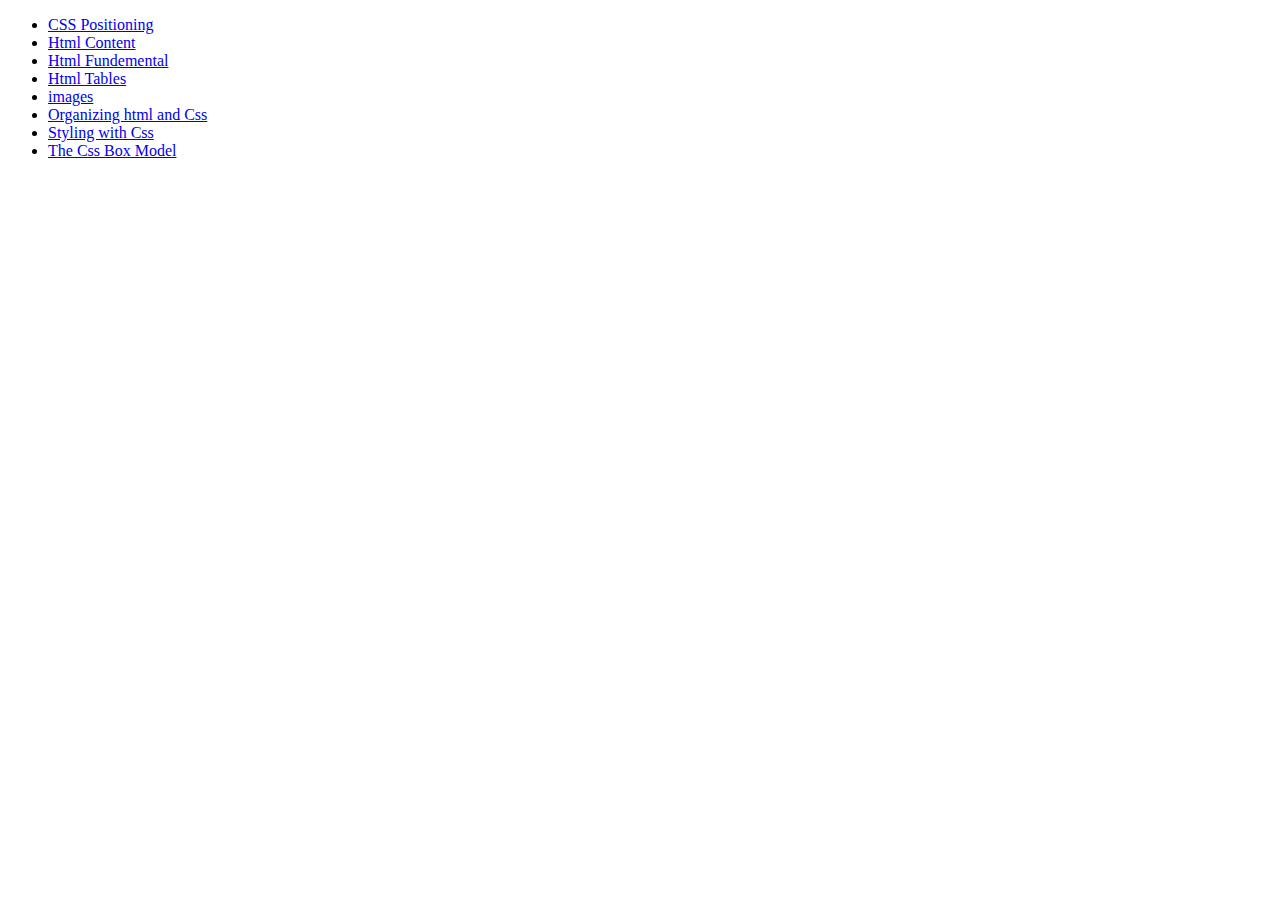
<file: index.html>
<!DOCTYPE html>
<html>
<head>
	<title>THET PAING</title>
</head>
<body>
	<ul>
		<li>
			<a href="css-positioning/index.html">CSS Positioning</a>
		</li>
		<li>
			<a href="html-content/index.html">Html Content</a>
		</li>
		<li>
			<a href="html-fundemental/index.html">Html Fundemental</a>
		</li>
		<li>
			<a href="html-tables/index.html">Html Tables</a>
		</li>
		<li>
			<a href="images/index.html">images</a>
		</li>
		<li>
			<a href="organizing-html-and-css/index.html">Organizing html and Css</a>
		</li>
		<li>
			<a href="styling-with-css/index.html">Styling with Css</a>
		</li>
		<li>
			<a href="the-css-box-model/index.html">The Css Box Model</a>
		</li>
	</ul>
</body>
</html>
</file>
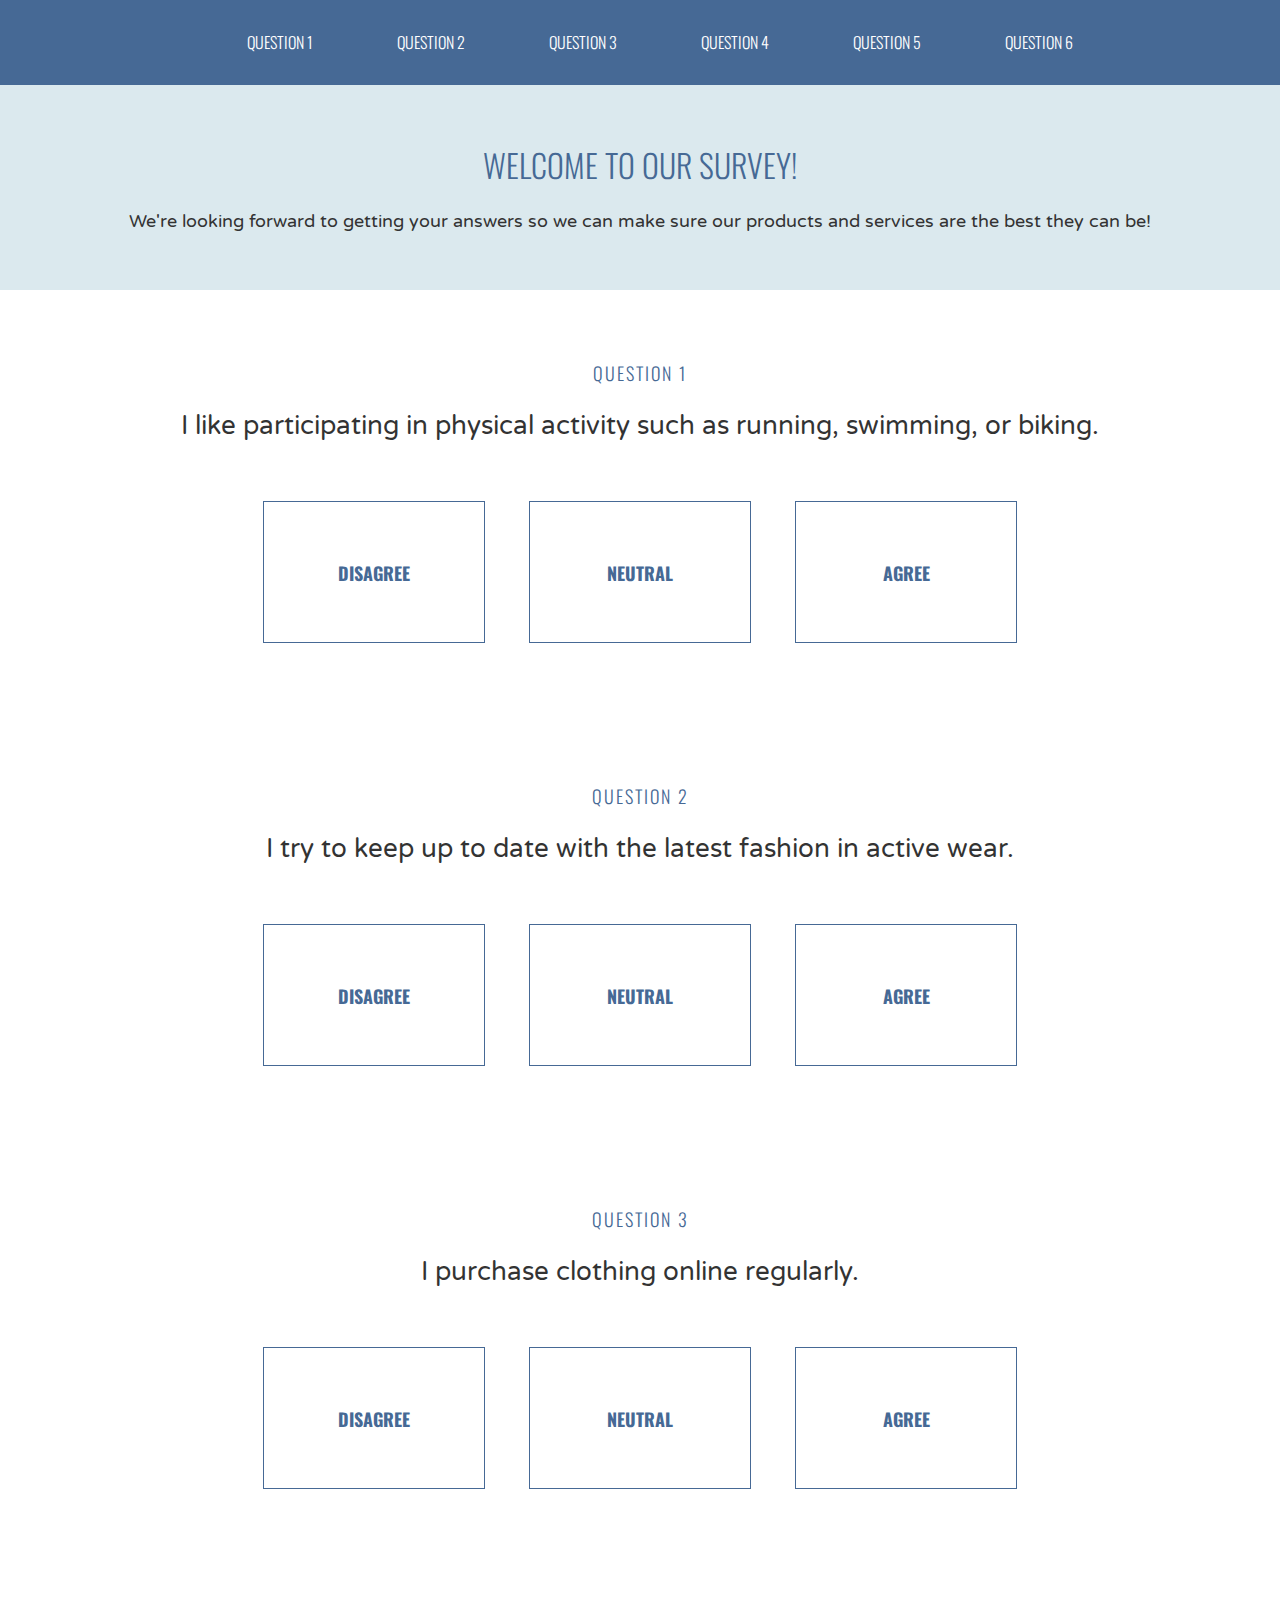
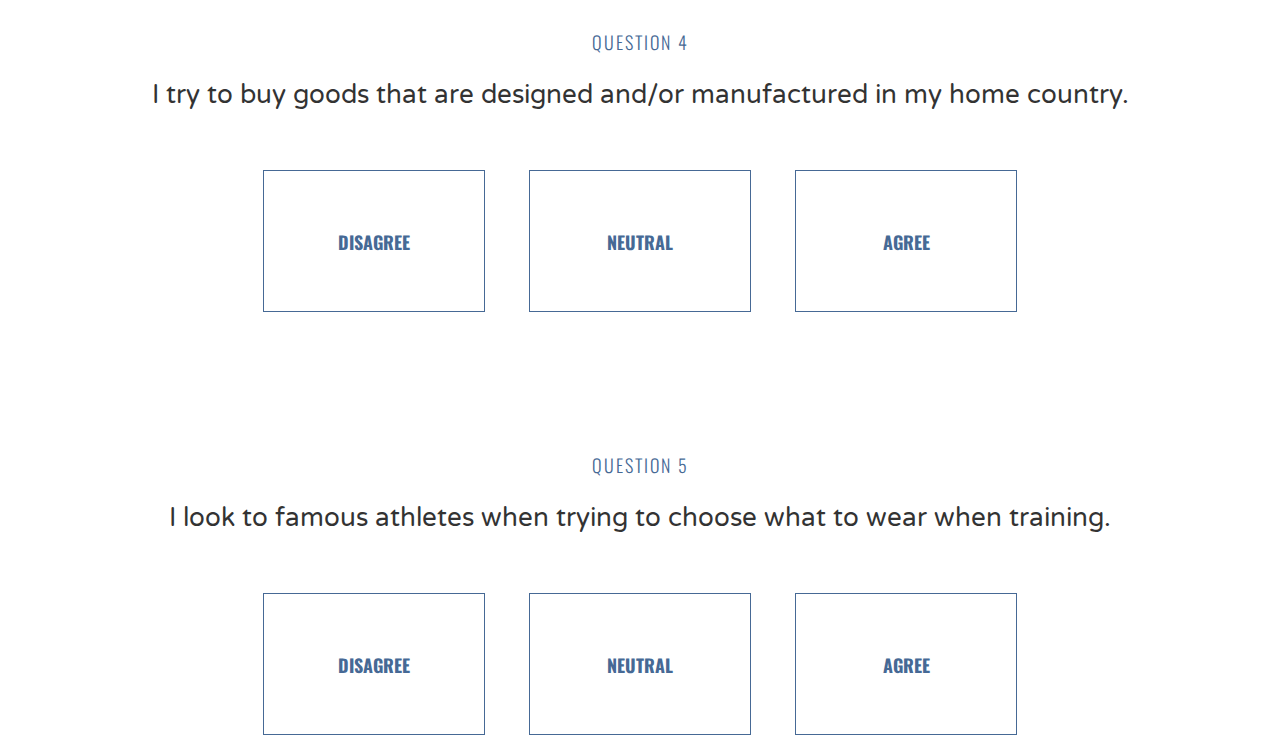
<file: css-positioning/index.html>
<!DOCTYPE html>
<html>
<head>
  <title>Please Participate in Our Survey!</title>
  <link href="https://fonts.googleapis.com/css?family=Oswald:300,700|Varela+Round" rel="stylesheet">
  <link rel="stylesheet" type="text/css" href="style.css">
</head>
<body>

  <div class="header">
    <ul>
      <li>Question 1</li>
      <li>Question 2</li>
      <li>Question 3</li>
      <li>Question 4</li>
      <li>Question 5</li>
      <li>Question 6</li>
    </ul>
  </div>
  
  <div class="welcome">
    <h1>Welcome to our survey!</h1>
    <p>We're looking forward to getting your answers so we can make sure our products and services are the best they can be!</p>
  </div>

  <div class="question">
    <h4>Question 1</h4>
    <h2>I like participating in physical activity such as running, swimming, or biking.</h2>

    <div class="answer">
      <h3>Disagree</h3>
    </div>

    <div class="answer">
      <h3>Neutral</h3>
    </div>

    <div class="answer">
      <h3>Agree</h3>
    </div>
  </div>

  <div class="question">
    <h4>Question 2</h4>
    <h2>I try to keep up to date with the latest fashion in active wear.</h2>

    <div class="answer">
      <h3>Disagree</h3>
    </div>

    <div class="answer">
      <h3>Neutral</h3>
    </div>

    <div class="answer">
      <h3>Agree</h3>
    </div>
  </div>

  <div class="question">
    <h4>Question 3</h4>
    <h2>I purchase clothing online regularly.</h2>

    <div class="answer">
      <h3>Disagree</h3>
    </div>

    <div class="answer">
      <h3>Neutral</h3>
    </div>

    <div class="answer">
      <h3>Agree</h3>
    </div>
  </div>

  <div class="question">
    <h4>Question 4</h4>
    <h2>I try to buy goods that are designed and/or manufactured in my home country.</h2>

    <div class="answer">
      <h3>Disagree</h3>
    </div>

    <div class="answer">
      <h3>Neutral</h3>
    </div>

    <div class="answer">
      <h3>Agree</h3>
    </div>
  </div>

  <div class="question">
    <h4>Question 5</h4>
    <h2>I look to famous athletes when trying to choose what to wear when training.</h2>

    <div class="answer">
      <h3>Disagree</h3>
    </div>

    <div class="answer">
      <h3>Neutral</h3>
    </div>

    <div class="answer">
      <h3>Agree</h3>
    </div>
  </div>

</body>
</html>
</file>
<file: css-positioning/style.css>
body {
  background-color: #FFF;
  margin: 0;
  padding: 0px 60px;
}

.header {
  background-color: #466995;
  border-bottom: 1px solid #466995;
  overflow-y: auto;
  width: 100%;
  position: fixed;
  top: 0px;
  left: 0px;
  z-index:1000;
}

ul {
  margin: 30px auto;
  text-align: center;
}

li {
  color: #FFF;
  display: inline-block;
  font-family: 'Oswald', sans-serif;
  font-size: 16px;
  text-align: left;
  font-weight: 300;
  text-transform: uppercase;
  padding: 0 40px;
}

li:hover {
  color: #DBE9EE;
}

h1 {
  color: #466995;
  font-family: 'Oswald', sans-serif;
  font-size: 32px;
  font-weight: 300;
  text-transform: uppercase;
}

h2 {
  color: #333;
  font-family: 'Varela Round', sans-serif;
  font-size: 26px;
  font-weight: 100;
  margin: 0 auto 40px auto;
}

h3 {
  color: #466995;
  font-family: 'Oswald', sans-serif;
  font-size: 18px;
  text-align: center;
  font-weight: 700;
  text-transform: uppercase;
}

h4 {
  color: #466995;
  font-family: 'Oswald', sans-serif;
  font-size: 18px;
  font-weight: 300;
  letter-spacing: 2px;
  text-align: center;
  text-transform: uppercase
}

p {
  color: #333;
  font-family: 'Varela Round', sans-serif;
  font-size: 18px;
}

.welcome {
  background-color: #DBE9EE;
  box-sizing: border-box;
  padding: 40px;
  position: fixed;
  left: 0;
  top: 80px;
  text-align: center;
  width: 100%;
  z-index: 999;
}

.question {
  margin: 120px auto;
  text-align: center;
  position: relative;
  top:240px;
 
}

.answer {
  border: 1px solid #466995;
  display: inline-block;
  height: 100px;
  margin: 20px;
  padding-top: 40px;
  width: 220px;
}

.answer:hover {
  background: #C0D6DF;
  color: #FFF;
}
</file>
